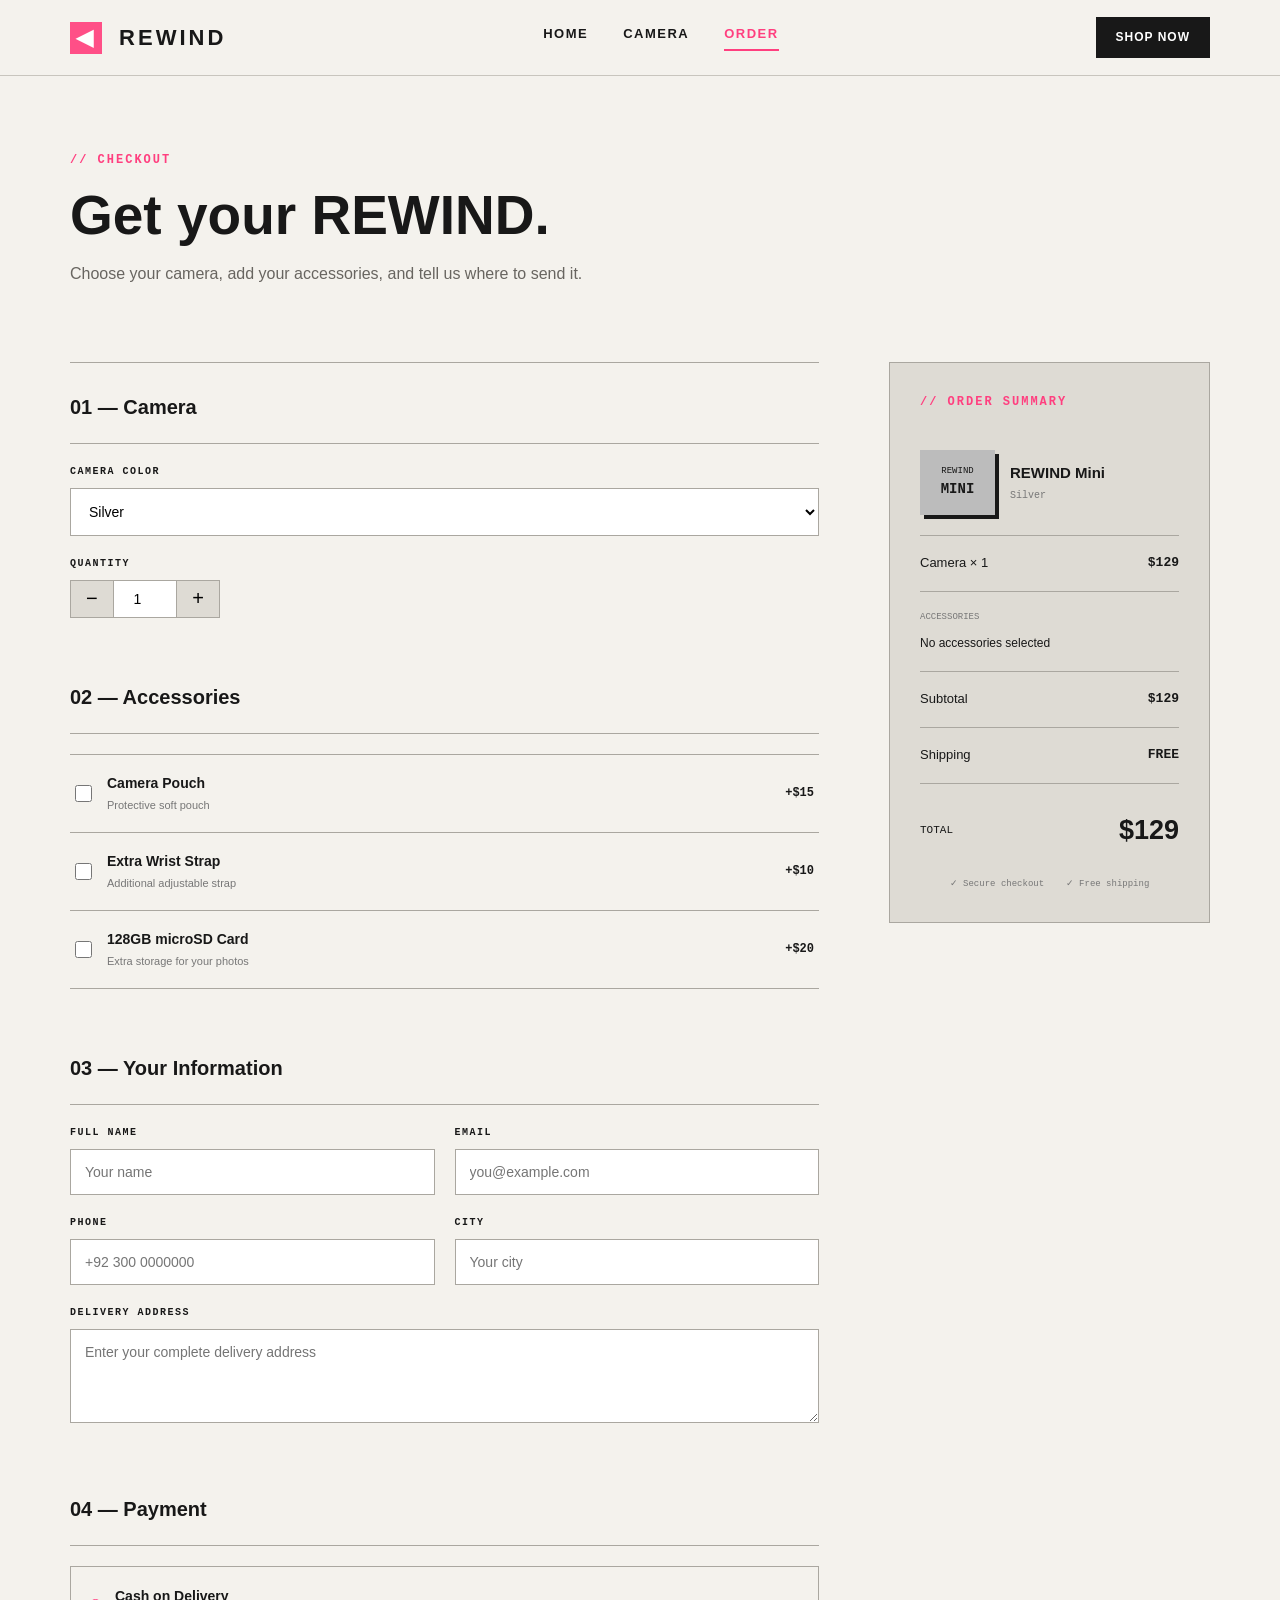
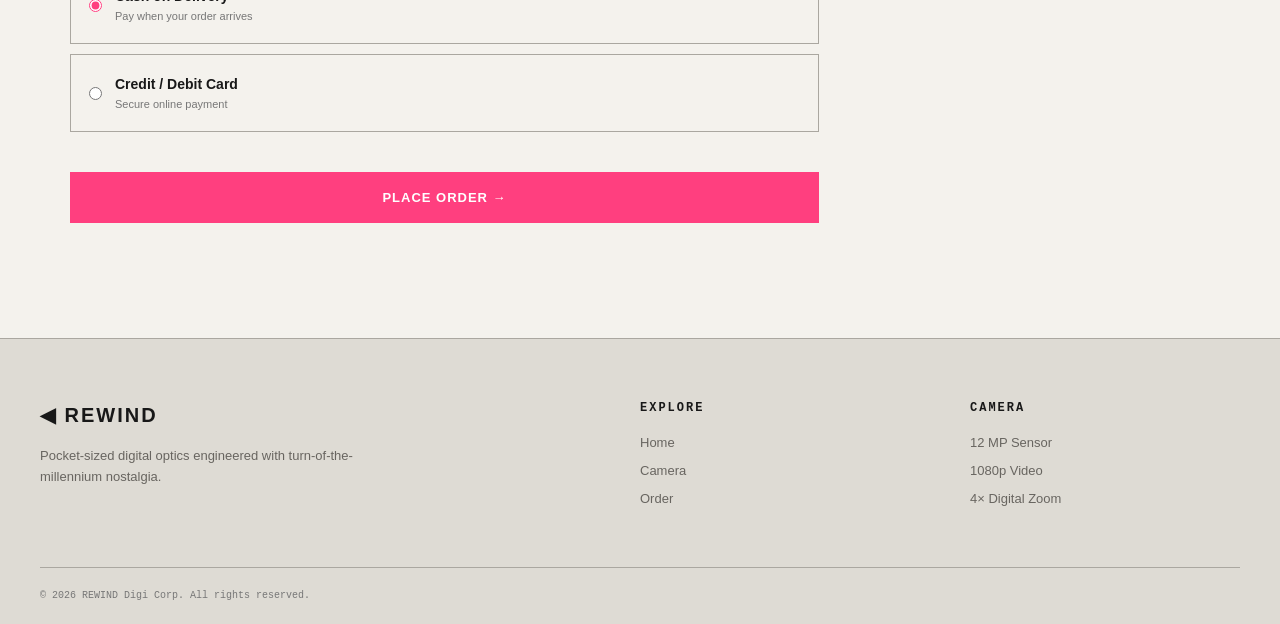
<file: order.html>
<!DOCTYPE html>
<html lang="en">
<head>
    <meta charset="UTF-8">
    <meta name="viewport" content="width=device-width, initial-scale=1.0">

    <title>REWIND | Order</title>

    <link rel="stylesheet" href="style.css">
</head>

<body>

    <!-- NAVIGATION BAR -->
    <header>
        <nav class="navbar">

            <a href="index.html" class="logo">
                <span class="logo-mark">◀</span>
                REWIND
            </a>

            <div class="nav-links">
                <a href="index.html">HOME</a>
                <a href="product.html">CAMERA</a>
                <a href="order.html" class="active">ORDER</a>
            </div>

            <a href="order.html" class="shop-button">
                SHOP NOW
            </a>

        </nav>
    </header>


    <main>

        <!-- ORDER PAGE INTRO -->
        <section class="order-header">

            <p class="small-label">// CHECKOUT</p>

            <h1>Get your REWIND.</h1>

            <p>
                Choose your camera, add your accessories,
                and tell us where to send it.
            </p>

        </section>


        <!-- ORDER CONTENT -->
        <section class="order-section">

            <!-- LEFT: FORM -->
            <div class="order-form">

                <h2>01 — Camera</h2>


                <!-- COLOR -->
                <div class="form-group">

                    <label for="orderColor">
                        CAMERA COLOR
                    </label>

                    <select id="orderColor">

                        <option value="Silver">
                            Silver
                        </option>

                        <option value="Pink">
                            Pink
                        </option>

                        <option value="Black">
                            Black
                        </option>

                    </select>

                </div>


                <!-- QUANTITY -->
                <div class="form-group">

                    <label for="quantity">
                        QUANTITY
                    </label>

                    <div class="quantity-control">

                        <button
                            type="button"
                            id="minusButton">
                            −
                        </button>

                        <input
                            type="number"
                            id="quantity"
                            value="1"
                            min="1"
                            max="5">

                        <button
                            type="button"
                            id="plusButton">
                            +
                        </button>

                    </div>

                </div>


                <!-- ACCESSORIES -->
                <h2 class="form-heading">
                    02 — Accessories
                </h2>


                <div class="accessory-list">

                    <label class="accessory">

                        <input
                            type="checkbox"
                            class="accessory-check"
                            data-price="15"
                            data-name="Camera Pouch">

                        <span>
                            <strong>Camera Pouch</strong>
                            <small>Protective soft pouch</small>
                        </span>

                        <b>+$15</b>

                    </label>


                    <label class="accessory">

                        <input
                            type="checkbox"
                            class="accessory-check"
                            data-price="10"
                            data-name="Wrist Strap">

                        <span>
                            <strong>Extra Wrist Strap</strong>
                            <small>Additional adjustable strap</small>
                        </span>

                        <b>+$10</b>

                    </label>


                    <label class="accessory">

                        <input
                            type="checkbox"
                            class="accessory-check"
                            data-price="20"
                            data-name="128GB microSD Card">

                        <span>
                            <strong>128GB microSD Card</strong>
                            <small>Extra storage for your photos</small>
                        </span>

                        <b>+$20</b>

                    </label>

                </div>


                <!-- CUSTOMER INFORMATION -->
                <h2 class="form-heading">
                    03 — Your Information
                </h2>


                <div class="form-row">

                    <div class="form-group">

                        <label for="fullName">
                            FULL NAME
                        </label>

                        <input
                            type="text"
                            id="fullName"
                            placeholder="Your name">

                    </div>


                    <div class="form-group">

                        <label for="email">
                            EMAIL
                        </label>

                        <input
                            type="email"
                            id="email"
                            placeholder="you@example.com">

                    </div>

                </div>


                <div class="form-row">

                    <div class="form-group">

                        <label for="phone">
                            PHONE
                        </label>

                        <input
                            type="tel"
                            id="phone"
                            placeholder="+92 300 0000000">

                    </div>


                    <div class="form-group">

                        <label for="city">
                            CITY
                        </label>

                        <input
                            type="text"
                            id="city"
                            placeholder="Your city">

                    </div>

                </div>


                <div class="form-group">

                    <label for="address">
                        DELIVERY ADDRESS
                    </label>

                    <textarea
                        id="address"
                        rows="4"
                        placeholder="Enter your complete delivery address"></textarea>

                </div>


                <!-- PAYMENT -->
                <h2 class="form-heading">
                    04 — Payment
                </h2>


                <div class="payment-options">

                    <label class="payment-option">

                        <input
                            type="radio"
                            name="payment"
                            value="Cash on Delivery"
                            checked>

                        <span>
                            <strong>Cash on Delivery</strong>
                            <small>Pay when your order arrives</small>
                        </span>

                    </label>


                    <label class="payment-option">

                        <input
                            type="radio"
                            name="payment"
                            value="Card">

                        <span>
                            <strong>Credit / Debit Card</strong>
                            <small>Secure online payment</small>
                        </span>

                    </label>

                </div>


                <button
                    type="button"
                    class="place-order-button"
                    id="placeOrderButton">

                    PLACE ORDER →

                </button>

                <p
                    id="orderMessage"
                    class="order-message">
                </p>

            </div>


            <!-- RIGHT: ORDER SUMMARY -->
            <aside class="order-summary">

                <p class="small-label">// ORDER SUMMARY</p>

                <div class="summary-product">

                    <div class="summary-camera">
                        <span>REWIND</span>
                        <strong>MINI</strong>
                    </div>

                    <div>
                        <h3>REWIND Mini</h3>

                        <p id="summaryColor">
                            Silver
                        </p>
                    </div>

                </div>


                <div class="summary-line">

                    <span>
                        Camera × <span id="summaryQuantity">1</span>
                    </span>

                    <strong id="cameraTotal">
                        $129
                    </strong>

                </div>


                <div class="summary-accessories">

                    <p>ACCESSORIES</p>

                    <div id="accessorySummary">
                        <span>No accessories selected</span>
                    </div>

                </div>


                <div class="summary-line">

                    <span>Subtotal</span>

                    <strong id="subtotal">
                        $129
                    </strong>

                </div>


                <div class="summary-line">

                    <span>Shipping</span>

                    <strong>
                        FREE
                    </strong>

                </div>


                <div class="summary-total">

                    <span>TOTAL</span>

                    <strong id="totalPrice">
                        $129
                    </strong>

                </div>


                <p class="secure-text">
                    ✓ Secure checkout &nbsp;&nbsp;
                    ✓ Free shipping
                </p>

            </aside>

        </section>

    </main>


    <!-- FOOTER -->
    <footer>

        <div class="footer-content">

            <div>
                <h3>◀ REWIND</h3>

                <p>
                    Pocket-sized digital optics engineered
                    with turn-of-the-millennium nostalgia.
                </p>
            </div>

            <div>
                <h4>EXPLORE</h4>

                <a href="index.html">Home</a>
                <a href="product.html">Camera</a>
                <a href="order.html">Order</a>
            </div>

            <div>
                <h4>CAMERA</h4>

                <p>12 MP Sensor</p>
                <p>1080p Video</p>
                <p>4× Digital Zoom</p>
            </div>

        </div>

        <div class="copyright">
            © 2026 REWIND Digi Corp. All rights reserved.
        </div>

    </footer>


    <script src="script.js"></script>

</body>
</html>
</file>
<file: style.css>
/* =========================
   BASIC RESET
========================= */

* {
    margin: 0;
    padding: 0;
    box-sizing: border-box;
}

html {
    scroll-behavior: smooth;
}

body {
    font-family: Arial, Helvetica, sans-serif;
    background-color: #f4f2ed;
    color: #181818;
    line-height: 1.6;
}

a {
    text-decoration: none;
    color: inherit;
}


/* =========================
   NAVBAR
========================= */

header {
    background-color: #f4f2ed;
    border-bottom: 1px solid #c8c5be;
    position: sticky;
    top: 0;
    z-index: 1000;
}

.navbar {
    max-width: 1200px;
    margin: auto;
    height: 75px;

    display: flex;
    align-items: center;
    justify-content: space-between;

    padding: 0 30px;
}

.logo {
    font-size: 22px;
    font-weight: 900;
    letter-spacing: 3px;
}

.logo-mark {
    background: #ff4f87;
    color: white;

    display: inline-flex;
    align-items: center;
    justify-content: center;

    width: 32px;
    height: 32px;

    margin-right: 8px;
}

.nav-links {
    display: flex;
    gap: 35px;
}

.nav-links a {
    font-size: 13px;
    font-weight: bold;
    letter-spacing: 1.5px;

    padding-bottom: 5px;
}

.nav-links a:hover,
.nav-links .active {
    color: #ff3f7f;
    border-bottom: 2px solid #ff3f7f;
}

.shop-button {
    background: #181818;
    color: white;

    padding: 11px 20px;

    font-size: 12px;
    font-weight: bold;
    letter-spacing: 1px;

    transition: 0.2s;
}

.shop-button:hover {
    background: #ff3f7f;
}


/* =========================
   HERO
========================= */

.hero {
    max-width: 1200px;
    min-height: 650px;

    margin: auto;
    padding: 70px 30px;

    display: grid;
    grid-template-columns: 1fr 1fr;
    gap: 70px;

    align-items: center;
}

.small-label {
    font-family: "Courier New", monospace;

    font-size: 12px;
    font-weight: bold;

    letter-spacing: 2px;

    color: #ff3f7f;

    margin-bottom: 18px;
}

.hero h1 {
    font-size: 65px;
    line-height: 1.05;

    letter-spacing: -3px;

    margin-bottom: 25px;
}

.hero h1 span {
    color: #ff3f7f;
    font-style: italic;
}

.hero-description {
    max-width: 540px;

    color: #64615d;

    font-size: 16px;

    margin-bottom: 30px;
}


/* =========================
   BUTTONS
========================= */

.hero-buttons {
    display: flex;
    gap: 15px;

    margin-bottom: 45px;
}

.primary-button,
.secondary-button {
    display: inline-block;

    padding: 15px 23px;

    font-size: 12px;
    font-weight: bold;

    letter-spacing: 1px;

    transition: 0.2s;
}

.primary-button {
    background-color: #ff3f7f;
    color: white;
}

.primary-button:hover {
    background-color: #181818;
}

.secondary-button {
    border: 1px solid #181818;
}

.secondary-button:hover {
    background: #181818;
    color: white;
}


/* =========================
   HERO SPECS
========================= */

.hero-specs {
    display: flex;
    gap: 40px;
}

.hero-specs div {
    display: flex;
    flex-direction: column;
}

.hero-specs strong {
    font-size: 22px;
}

.hero-specs span {
    font-family: "Courier New", monospace;

    font-size: 10px;

    color: #777;

    letter-spacing: 1px;
}


/* =========================
   CAMERA CARD
========================= */

.hero-image {
    display: flex;
    justify-content: center;
}

.camera-card {
    width: 100%;
    max-width: 520px;

    background: #dedbd4;

    border: 1px solid #aaa7a0;

    padding: 20px;

    position: relative;

    box-shadow: 12px 12px 0 #181818;
}

.camera-card img {
    width: 100%;
    height: 390px;

    display: block;

    object-fit: cover;

    background-color: #d6d3cd;
}

.camera-top {
    display: flex;
    justify-content: space-between;

    font-family: "Courier New", monospace;

    font-size: 11px;

    margin-bottom: 15px;
}

.rec {
    color: #ff3f7f;
}

.date-stamp {
    position: absolute;

    bottom: 35px;
    right: 35px;

    color: white;

    font-family: "Courier New", monospace;

    font-size: 13px;

    text-shadow: 1px 1px 3px black;
}


/* =========================
   SECTION HEADINGS
========================= */

.section-heading {
    max-width: 650px;
    margin-bottom: 45px;
}

.section-heading h2 {
    font-size: 42px;

    line-height: 1.15;

    margin-bottom: 15px;
}

.section-heading > p:last-child {
    color: #686560;
}


/* =========================
   FEATURES
========================= */

.features {
    padding: 90px 30px;

    max-width: 1200px;
    margin: auto;
}

.feature-grid {
    display: grid;

    grid-template-columns: repeat(4, 1fr);

    border-top: 1px solid #aaa7a0;
    border-left: 1px solid #aaa7a0;
}

.feature-card {
    padding: 35px 25px;

    border-right: 1px solid #aaa7a0;
    border-bottom: 1px solid #aaa7a0;

    min-height: 240px;

    transition: 0.2s;
}

.feature-card:hover {
    background-color: #ffffff;
    transform: translateY(-5px);
}

.feature-icon {
    font-size: 28px;

    margin-bottom: 35px;

    color: #ff3f7f;
}

.feature-card h3 {
    margin-bottom: 12px;

    font-size: 17px;
}

.feature-card p {
    color: #686560;

    font-size: 14px;
}


/* =========================
   PHOTO SECTION
========================= */

.photo-section {
    background-color: #181818;
    color: white;

    padding: 90px max(30px, calc((100% - 1140px) / 2));
}

.photo-section .section-heading > p:last-child {
    color: #aaa;
}

.photo-grid {
    display: grid;

    grid-template-columns: repeat(3, 1fr);

    gap: 20px;
}

.sample-photo {
    height: 350px;

    position: relative;

    background-size: cover;
    background-position: center;

    filter: contrast(1.05);
}

.sample-photo span {
    position: absolute;

    bottom: 15px;
    right: 15px;

    font-family: "Courier New", monospace;

    font-size: 12px;

    color: white;

    text-shadow: 1px 1px 4px black;
}


/* Temporary sample images */

.photo-one {
    background-image:
        linear-gradient(
            rgba(0,0,0,0.05),
            rgba(0,0,0,0.25)
        ),
        url("screen (1).png");
}

.photo-two {
    background-image:
        linear-gradient(
            rgba(0,0,0,0.05),
            rgba(0,0,0,0.25)
        ),
        url("screen (2).png");
}

.photo-three {
    background-image:
        linear-gradient(
            rgba(0,0,0,0.05),
            rgba(0,0,0,0.25)
        ),
        url("screen (3).png");
}


/* =========================
   CALL TO ACTION
========================= */

.cta {
    max-width: 1200px;

    margin: auto;

    padding: 90px 30px;

    display: flex;
    justify-content: space-between;
    align-items: center;

    gap: 40px;
}

.cta h2 {
    font-size: 45px;

    margin-bottom: 10px;
}

.cta > div > p:last-child {
    color: #686560;
}


/* =========================
   FOOTER
========================= */

footer {
    background: #dedbd4;

    border-top: 1px solid #aaa7a0;

    padding: 60px 30px 20px;
}

.footer-content {
    max-width: 1200px;

    margin: auto;

    display: grid;

    grid-template-columns: 2fr 1fr 1fr;

    gap: 60px;

    padding-bottom: 50px;
}

.footer-content h3 {
    font-size: 20px;

    letter-spacing: 2px;

    margin-bottom: 15px;
}

.footer-content h4 {
    font-family: "Courier New", monospace;

    font-size: 12px;

    letter-spacing: 2px;

    margin-bottom: 15px;
}

.footer-content p {
    max-width: 350px;

    color: #686560;

    font-size: 13px;

    margin-bottom: 7px;
}

.footer-content a {
    display: block;

    font-size: 13px;

    color: #686560;

    margin-bottom: 7px;
}

.footer-content a:hover {
    color: #ff3f7f;
}

.copyright {
    max-width: 1200px;

    margin: auto;

    padding-top: 20px;

    border-top: 1px solid #aaa7a0;

    font-family: "Courier New", monospace;

    font-size: 10px;

    color: #777;
}


/* =========================
   RESPONSIVE DESIGN
========================= */

@media (max-width: 800px) {

    .nav-links {
        display: none;
    }

    .hero {
        grid-template-columns: 1fr;

        padding-top: 45px;
    }

    .hero h1 {
        font-size: 46px;
    }

    .feature-grid {
        grid-template-columns: 1fr 1fr;
    }

    .photo-grid {
        grid-template-columns: 1fr;
    }

    .cta {
        flex-direction: column;

        align-items: flex-start;
    }

    .footer-content {
        grid-template-columns: 1fr;
    }
}


@media (max-width: 500px) {

    .navbar {
        padding: 0 15px;
    }

    .shop-button {
        padding: 9px 12px;
    }

    .hero {
        padding-left: 20px;
        padding-right: 20px;
    }

    .hero h1 {
        font-size: 39px;
    }

    .hero-buttons {
        flex-direction: column;
    }

    .hero-specs {
        gap: 20px;
    }

    .camera-card img {
        height: 280px;
    }

    .feature-grid {
        grid-template-columns: 1fr;
    }

    .section-heading h2,
    .cta h2 {
        font-size: 34px;
    }
}
/* =========================
   PRODUCT PAGE
========================= */

.product-section {
    max-width: 1200px;
    margin: auto;
    padding: 80px 30px;

    display: grid;
    grid-template-columns: 1.1fr 0.9fr;
    gap: 80px;

    align-items: center;
}


/* PRODUCT IMAGE */

.product-image-box {
    background-color: #dedbd4;
    border: 1px solid #aaa7a0;

    padding: 20px;

    position: relative;

    box-shadow: 10px 10px 0 #181818;
}

.product-image-box img {
    width: 100%;
    height: 470px;

    object-fit: cover;
    display: block;
}

.product-image-top {
    display: flex;
    justify-content: space-between;

    margin-bottom: 15px;

    font-family: "Courier New", monospace;
    font-size: 11px;
}

.image-counter {
    position: absolute;

    bottom: 35px;
    right: 35px;

    background: #181818;
    color: white;

    padding: 5px 9px;

    font-family: "Courier New", monospace;
    font-size: 10px;
}


/* PRODUCT INFO */

.product-info h1 {
    font-size: 58px;

    line-height: 1;

    margin-bottom: 15px;
}

.product-price {
    font-family: "Courier New", monospace;

    font-size: 25px;
    font-weight: bold;

    margin-bottom: 25px;
}

.product-description {
    color: #686560;

    max-width: 480px;

    margin-bottom: 35px;
}


/* COLOR OPTIONS */

.product-option {
    border-top: 1px solid #aaa7a0;
    border-bottom: 1px solid #aaa7a0;

    padding: 22px 0;

    margin-bottom: 30px;
}

.product-option > p {
    font-family: "Courier New", monospace;

    font-size: 12px;

    margin-bottom: 15px;
}

.color-options {
    display: flex;
    gap: 12px;
}

.color-button {
    width: 34px;
    height: 34px;

    border-radius: 50%;

    border: 2px solid transparent;

    cursor: pointer;

    outline: 2px solid transparent;
    outline-offset: 3px;
}

.color-button.silver {
    background: #bcbcbc;
}

.color-button.pink {
    background: #ff82a9;
}

.color-button.black {
    background: #202020;
}

.color-button.selected {
    outline-color: #181818;
}


/* QUICK FEATURES */

.quick-features {
    display: grid;
    grid-template-columns: repeat(3, 1fr);

    margin-bottom: 30px;

    border: 1px solid #aaa7a0;
}

.quick-features div {
    padding: 18px;

    text-align: center;

    border-right: 1px solid #aaa7a0;
}

.quick-features div:last-child {
    border-right: none;
}

.quick-features span {
    font-size: 21px;
    font-weight: bold;
}

.quick-features p {
    font-family: "Courier New", monospace;

    font-size: 9px;

    color: #777;

    margin-top: 4px;
}


/* ORDER BUTTON */

.product-order-button {
    display: block;

    background: #ff3f7f;
    color: white;

    text-align: center;

    padding: 17px;

    font-size: 13px;
    font-weight: bold;

    letter-spacing: 1px;

    transition: 0.2s;
}

.product-order-button:hover {
    background: #181818;
}

.shipping-text {
    font-family: "Courier New", monospace;

    font-size: 9px;

    text-align: center;

    color: #777;

    margin-top: 13px;
}


/* =========================
   SPECIFICATIONS
========================= */

.specifications {
    background: #181818;
    color: white;

    padding: 90px max(30px, calc((100% - 1140px) / 2));
}

.specifications .section-heading > p:last-child {
    color: #aaa;
}

.spec-grid {
    border-top: 1px solid #555;
}

.spec-row {
    display: flex;
    justify-content: space-between;

    padding: 20px 5px;

    border-bottom: 1px solid #555;
}

.spec-row span {
    font-family: "Courier New", monospace;

    color: #999;

    font-size: 11px;

    letter-spacing: 1px;
}

.spec-row strong {
    font-size: 14px;
}


/* =========================
   IN THE BOX
========================= */

.box-section {
    max-width: 1200px;

    margin: auto;

    padding: 90px 30px;
}

.box-grid {
    display: grid;

    grid-template-columns: repeat(4, 1fr);

    border-top: 1px solid #aaa7a0;
    border-left: 1px solid #aaa7a0;
}

.box-item {
    min-height: 200px;

    padding: 25px;

    border-right: 1px solid #aaa7a0;
    border-bottom: 1px solid #aaa7a0;
}

.box-item > span {
    font-family: "Courier New", monospace;

    color: #ff3f7f;

    font-size: 11px;
}

.box-item h3 {
    margin-top: 50px;
    margin-bottom: 7px;
}

.box-item p {
    color: #686560;

    font-size: 13px;
}


/* PRODUCT PAGE RESPONSIVE */

@media (max-width: 800px) {

    .product-section {
        grid-template-columns: 1fr;
    }

    .product-info h1 {
        font-size: 45px;
    }

    .box-grid {
        grid-template-columns: 1fr 1fr;
    }

}


@media (max-width: 500px) {

    .product-image-box img {
        height: 300px;
    }

    .box-grid {
        grid-template-columns: 1fr;
    }

    .spec-row {
        flex-direction: column;
        gap: 5px;
    }

}
/* =========================
   ORDER PAGE
========================= */

.order-header {
    max-width: 1200px;
    margin: auto;

    padding: 75px 30px 45px;
}

.order-header h1 {
    font-size: 55px;
    line-height: 1;

    margin-bottom: 18px;
}

.order-header > p:last-child {
    color: #686560;

    max-width: 550px;
}


/* ORDER LAYOUT */

.order-section {
    max-width: 1200px;
    margin: auto;

    padding: 30px 30px 100px;

    display: grid;
    grid-template-columns: 1.4fr 0.6fr;

    gap: 70px;

    align-items: start;
}


/* FORM */

.order-form {
    border-top: 1px solid #aaa7a0;
}

.order-form h2 {
    font-size: 20px;

    padding: 28px 0 20px;

    border-bottom: 1px solid #aaa7a0;
}

.form-heading {
    margin-top: 35px;
}

.form-group {
    margin-top: 20px;
}

.form-group label {
    display: block;

    font-family: "Courier New", monospace;

    font-size: 10px;
    font-weight: bold;

    letter-spacing: 1.5px;

    margin-bottom: 8px;
}

.form-group input,
.form-group select,
.form-group textarea {
    width: 100%;

    border: 1px solid #aaa7a0;

    background: #ffffff;

    padding: 14px;

    font-family: Arial, Helvetica, sans-serif;

    font-size: 14px;

    outline: none;
}

.form-group input:focus,
.form-group select:focus,
.form-group textarea:focus {
    border-color: #ff3f7f;
}

.form-group textarea {
    resize: vertical;
}


/* QUANTITY */

.quantity-control {
    display: flex;

    width: 150px;

    border: 1px solid #aaa7a0;
}

.quantity-control button {
    width: 42px;

    border: none;

    background: #dedbd4;

    font-size: 20px;

    cursor: pointer;
}

.quantity-control button:hover {
    background: #ff3f7f;
    color: white;
}

.quantity-control input {
    width: 65px;

    border: none;

    border-left: 1px solid #aaa7a0;
    border-right: 1px solid #aaa7a0;

    text-align: center;

    padding: 10px;
}


/* ACCESSORIES */

.accessory-list {
    margin-top: 20px;

    border-top: 1px solid #aaa7a0;
}

.accessory {
    display: flex;

    align-items: center;

    gap: 15px;

    padding: 17px 5px;

    border-bottom: 1px solid #aaa7a0;

    cursor: pointer;
}

.accessory input {
    width: 17px;
    height: 17px;

    accent-color: #ff3f7f;
}

.accessory span {
    flex: 1;

    display: flex;
    flex-direction: column;
}

.accessory strong {
    font-size: 14px;
}

.accessory small {
    color: #777;

    font-size: 11px;

    margin-top: 3px;
}

.accessory b {
    font-family: "Courier New", monospace;

    font-size: 12px;
}


/* TWO COLUMN FORM */

.form-row {
    display: grid;

    grid-template-columns: 1fr 1fr;

    gap: 20px;
}


/* PAYMENT */

.payment-options {
    margin-top: 20px;
}

.payment-option {
    display: flex;

    align-items: center;

    gap: 13px;

    padding: 18px;

    border: 1px solid #aaa7a0;

    margin-bottom: 10px;

    cursor: pointer;
}

.payment-option:hover {
    border-color: #ff3f7f;
}

.payment-option input {
    accent-color: #ff3f7f;
}

.payment-option span {
    display: flex;
    flex-direction: column;
}

.payment-option strong {
    font-size: 14px;
}

.payment-option small {
    color: #777;

    font-size: 11px;
}


/* PLACE ORDER */

.place-order-button {
    width: 100%;

    margin-top: 30px;

    padding: 18px;

    border: none;

    background: #ff3f7f;
    color: white;

    font-size: 13px;
    font-weight: bold;

    letter-spacing: 1px;

    cursor: pointer;

    transition: 0.2s;
}

.place-order-button:hover {
    background: #181818;
}

.order-message {
    text-align: center;

    margin-top: 15px;

    font-size: 13px;

    font-weight: bold;
}


/* =========================
   ORDER SUMMARY
========================= */

.order-summary {
    background: #dedbd4;

    border: 1px solid #aaa7a0;

    padding: 30px;

    position: sticky;
    top: 100px;
}

.summary-product {
    display: flex;

    align-items: center;

    gap: 15px;

    padding: 20px 0;

    border-bottom: 1px solid #aaa7a0;
}

.summary-camera {
    width: 75px;
    height: 65px;

    background: #bcbcbc;

    display: flex;
    flex-direction: column;

    justify-content: center;
    align-items: center;

    font-family: "Courier New", monospace;

    font-size: 9px;

    box-shadow: 4px 4px 0 #181818;
}

.summary-camera strong {
    font-size: 14px;
}

.summary-product h3 {
    font-size: 15px;
}

.summary-product p {
    color: #777;

    font-family: "Courier New", monospace;

    font-size: 10px;

    margin-top: 3px;
}


.summary-line {
    display: flex;

    justify-content: space-between;

    padding: 17px 0;

    border-bottom: 1px solid #aaa7a0;

    font-size: 13px;
}

.summary-line strong {
    font-family: "Courier New", monospace;
}


.summary-accessories {
    padding: 18px 0;

    border-bottom: 1px solid #aaa7a0;
}

.summary-accessories > p {
    font-family: "Courier New", monospace;

    font-size: 9px;

    color: #777;

    margin-bottom: 10px;
}

#accessorySummary {
    display: flex;
    flex-direction: column;

    gap: 5px;

    font-size: 12px;
}


.summary-total {
    display: flex;

    justify-content: space-between;

    align-items: center;

    padding: 25px 0;
}

.summary-total span {
    font-family: "Courier New", monospace;

    font-size: 11px;
}

.summary-total strong {
    font-size: 27px;
}

.secure-text {
    font-family: "Courier New", monospace;

    font-size: 9px;

    color: #777;

    text-align: center;
}


/* ORDER RESPONSIVE */

@media (max-width: 800px) {

    .order-section {
        grid-template-columns: 1fr;
    }

    .order-summary {
        position: static;
    }

}


@media (max-width: 500px) {

    .order-header h1 {
        font-size: 40px;
    }

    .form-row {
        grid-template-columns: 1fr;
        gap: 0;
    }

}
</file>
